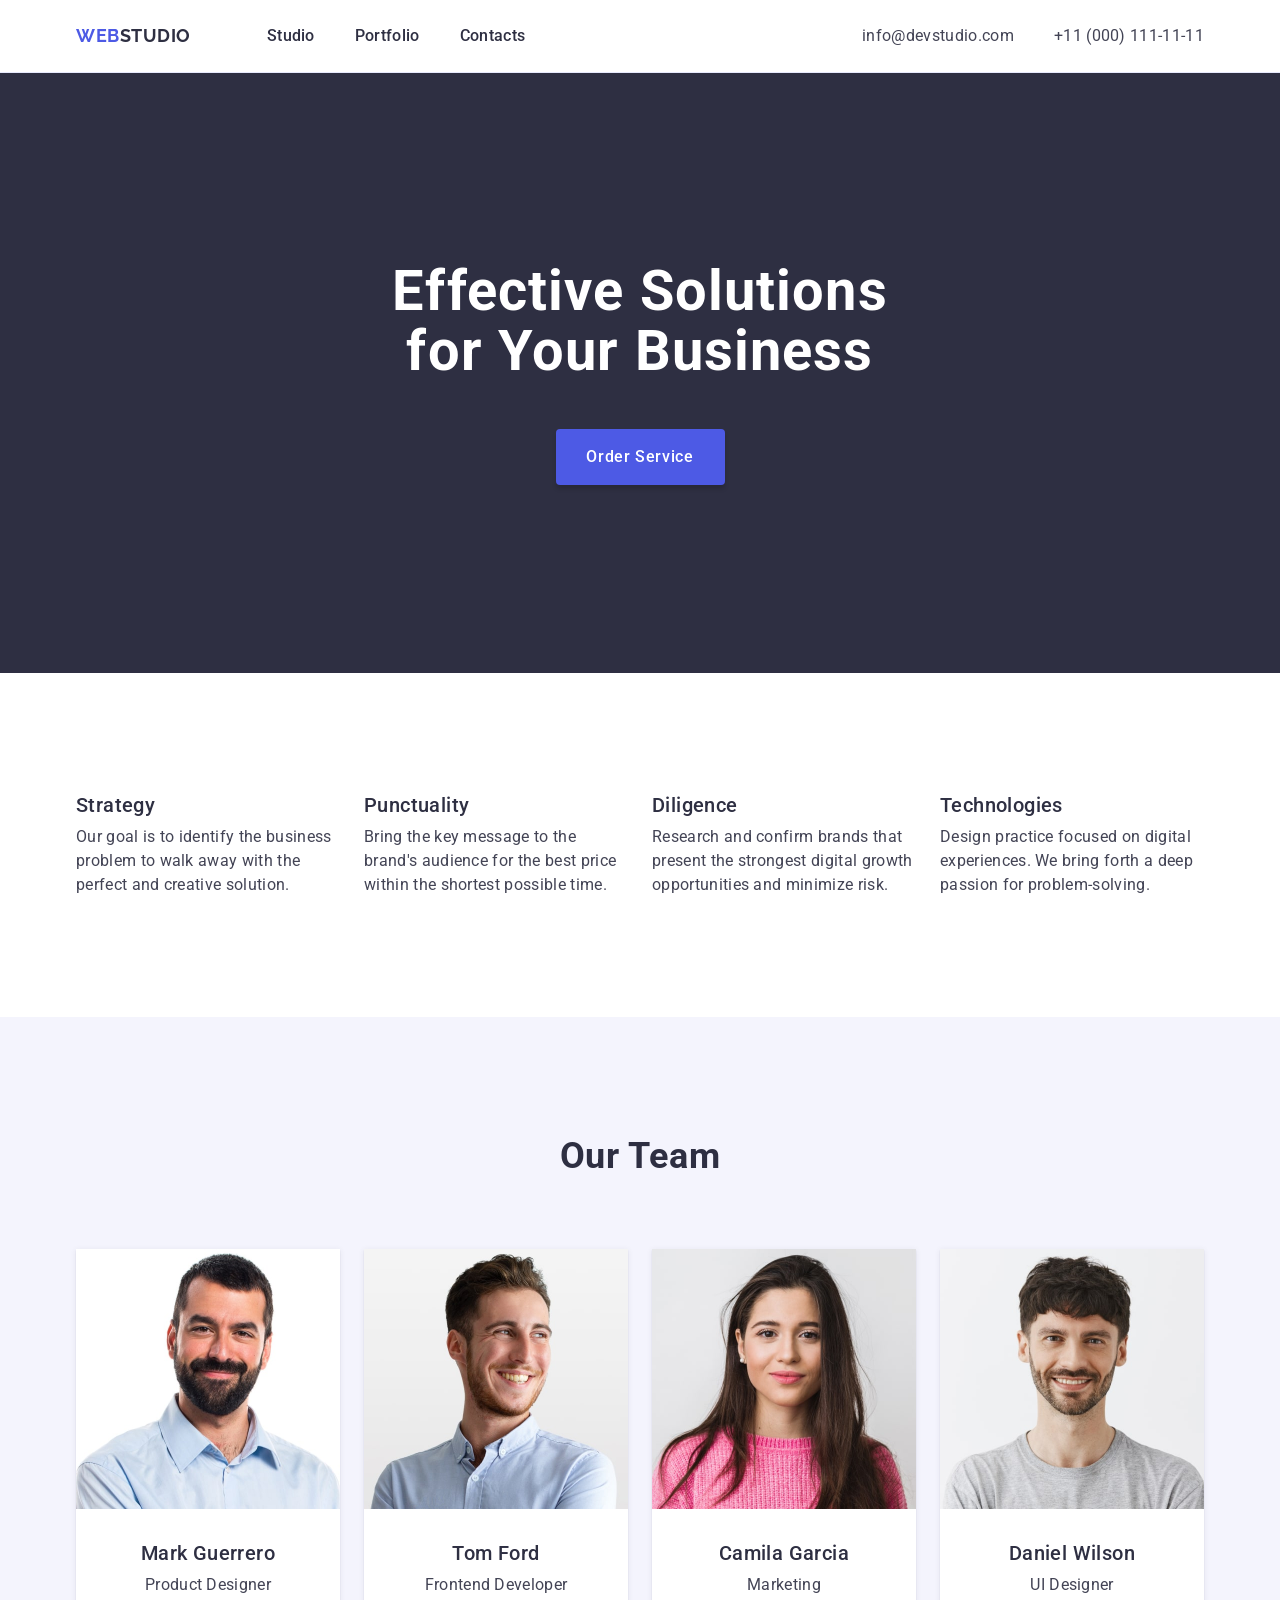
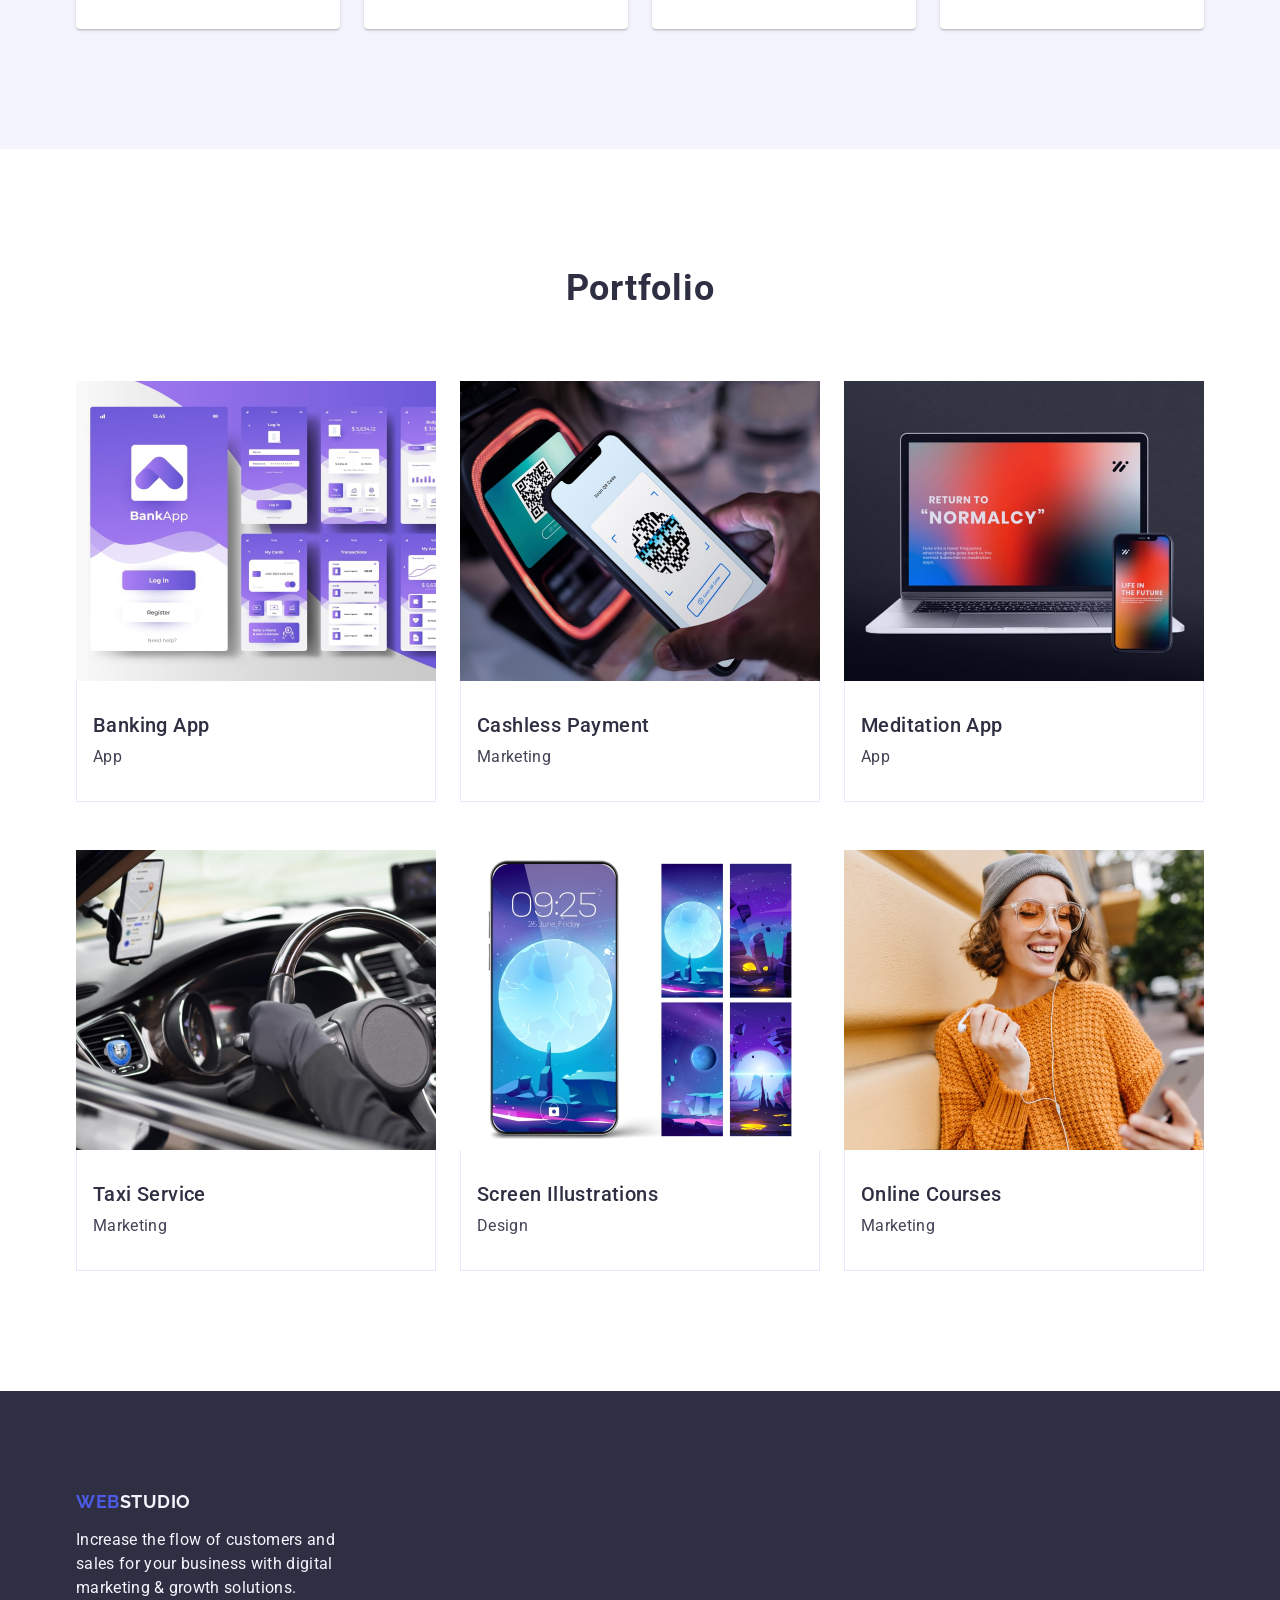
<file: index.html>
<!DOCTYPE html>
<html lang="en">
  <head>
    <meta charset="UTF-8" />
    <meta name="viewport" content="width=device-width, initial-scale=1.0" />
    <title>WebStudio</title>
    <link rel="preconnect" href="https://fonts.googleapis.com" />
    <link rel="preconnect" href="https://fonts.gstatic.com" crossorigin />
    <link
      href="https://fonts.googleapis.com/css2?family=Raleway:ital,wght@0,700;1,700&family=Roboto:wght@400;500;700&display=swap"
      rel="stylesheet"
    />
    <link
      rel="stylesheet"
      href="https://cdnjs.cloudflare.com/ajax/libs/modern-normalize/2.0.0/modern-normalize.min.css"
      integrity="sha512-4xo8blKMVCiXpTaLzQSLSw3KFOVPWhm/TRtuPVc4WG6kUgjH6J03IBuG7JZPkcWMxJ5huwaBpOpnwYElP/m6wg=="
      crossorigin="anonymous"
      referrerpolicy="no-referrer"
    />
    <link rel="stylesheet" href="./css/styles.css" />
  </head>

  <body>
    <header class="header">
      <div class="container header-container">
        <nav class="header-navigation">
          <a class="logo header-logo" href="./index.html"
            >Web<span class="header-logo-accent">Studio</span></a
          >
          <ul class="header-nav-list">
            <li class="header-menu">
              <a class="header-menu-link" href="./index.html">Studio</a>
            </li>
            <li class="header-menu">
              <a class="header-menu-link" href="">Portfolio</a>
            </li>
            <li class="header-menu">
              <a class="header-menu-link" href="">Contacts</a>
            </li>
          </ul>
        </nav>
        <address class="header-address">
          <ul class="header-address-list">
            <li class="header-address-item">
              <a class="header-address-link" href="mailto:info@devstudio.com"
                >info@devstudio.com</a
              >
            </li>
            <li class="header-address-item">
              <a class="header-address-link" href="tel:+110001111111"
                >+11 (000) 111-11-11</a
              >
            </li>
          </ul>
        </address>
      </div>
    </header>

    <main>
      <section class="hero">
        <div class="container hero-container">
          <h1 class="hero-title">Effective Solutions for Your Business</h1>
          <button class="order-btn" type="button">Order Service</button>
        </div>
      </section>

      <section class="features">
        <div class="container features-container">
          <h2 class="visually-hidden">Features</h2>
          <ul class="features-list">
            <li class="features-item">
              <h3 class="features-subtitle section-subtitle">Strategy</h3>
              <p class="features-text section-text">
                Our goal is to identify the business problem to walk away with
                the perfect and creative solution.
              </p>
            </li>
            <li class="features-item">
              <h3 class="features-subtitle section-subtitle">Punctuality</h3>
              <p class="features-text section-text">
                Bring the key message to the brand's audience for the best price
                within the shortest possible time.
              </p>
            </li>
            <li class="features-item">
              <h3 class="features-subtitle section-subtitle">Diligence</h3>
              <p class="features-text section-text">
                Research and confirm brands that present the strongest digital
                growth opportunities and minimize risk.
              </p>
            </li>
            <li class="features-item">
              <h3 class="features-subtitle section-subtitle">Technologies</h3>
              <p class="features-text section-text">
                Design practice focused on digital experiences. We bring forth a
                deep passion for problem-solving.
              </p>
            </li>
          </ul>
        </div>
      </section>

      <section class="team">
        <div class="container team-container">
          <h2 class="team-title section-title">Our Team</h2>
          <ul class="team-list">
            <li class="team-item">
              <img
                class="team-image"
                src="./images/employee-1.jpg"
                alt="Mark Guerrero"
                width="264"
                height="260"
              />
              <div class="team-item-card">
                <h3 class="team-subtitle section-subtitle">Mark Guerrero</h3>
                <p class="team-text section-text">Product Designer</p>
              </div>
            </li>
            <li class="team-item">
              <img
                class="team-image"
                src="./images/employee-2.jpg"
                alt="Tom Ford"
                width="264"
                height="260"
              />
              <div class="team-item-card">
                <h3 class="team-subtitle section-subtitle">Tom Ford</h3>
                <p class="team-text section-text">Frontend Developer</p>
              </div>
            </li>
            <li class="team-item">
              <img
                class="team-image"
                src="./images/employee-3.jpg"
                alt="Camila Garcia"
                width="264"
                height="260"
              />
              <div class="team-item-card">
                <h3 class="team-subtitle section-subtitle">Camila Garcia</h3>
                <p class="team-text section-text">Marketing</p>
              </div>
            </li>
            <li class="team-item">
              <img
                class="team-image"
                src="./images/employee-4.jpg"
                alt="Daniel Wilson"
                width="264"
                height="260"
              />
              <div class="team-item-card">
                <h3 class="team-subtitle section-subtitle">Daniel Wilson</h3>
                <p class="team-text section-text">UI Designer</p>
              </div>
            </li>
          </ul>
        </div>
      </section>

      <section class="portfolio">
        <div class="container portfolio-container">
          <h2 class="portfolio-title section-title">Portfolio</h2>
          <ul class="portfolio-list">
            <li class="portfolio-item">
              <img
                class="portfolio-image"
                src="./images/project-card-1.jpg"
                alt="Banking App"
                width="360"
                height="300"
              />
              <div class="portfolio-thumb">
                <h3 class="portfolio-subtitle section-subtitle">Banking App</h3>
                <p class="portfolio-text section-text">App</p>
              </div>
            </li>
            <li class="portfolio-item">
              <img
                class="portfolio-image"
                src="./images/project-card-2.jpg"
                alt="Cashless Payment"
                width="360"
                height="300"
              />
              <div class="portfolio-thumb">
                <h3 class="portfolio-subtitle section-subtitle">
                  Cashless Payment
                </h3>
                <p class="portfolio-text section-text">Marketing</p>
              </div>
            </li>
            <li class="portfolio-item">
              <img
                class="portfolio-image"
                src="./images/project-card-3.jpg"
                alt="Meditation App"
                width="360"
                height="300"
              />
              <div class="portfolio-thumb">
                <h3 class="portfolio-subtitle section-subtitle">
                  Meditation App
                </h3>
                <p class="portfolio-text section-text">App</p>
              </div>
            </li>
            <li class="portfolio-item">
              <img
                class="portfolio-image"
                src="./images/project-card-4.jpg"
                alt="Taxi Service"
                width="360"
                height="300"
              />
              <div class="portfolio-thumb">
                <h3 class="portfolio-subtitle section-subtitle">
                  Taxi Service
                </h3>
                <p class="portfolio-text section-text">Marketing</p>
              </div>
            </li>
            <li class="portfolio-item">
              <img
                class="portfolio-image"
                src="./images/project-card-5.jpg"
                alt="Screen Illustrations"
                width="360"
                height="300"
              />
              <div class="portfolio-thumb">
                <h3 class="portfolio-subtitle section-subtitle">
                  Screen Illustrations
                </h3>
                <p class="portfolio-text section-text">Design</p>
              </div>
            </li>
            <li class="portfolio-item">
              <img
                class="portfolio-image"
                src="./images/project-card-6.jpg"
                alt="Online Courses"
                width="360"
                height="300"
              />
              <div class="portfolio-thumb">
                <h3 class="portfolio-subtitle section-subtitle">
                  Online Courses
                </h3>
                <p class="portfolio-text section-text">Marketing</p>
              </div>
            </li>
          </ul>
        </div>
      </section>
    </main>

    <footer class="footer">
      <div class="container footer-container">
        <a class="logo footer-logo" href="./index.html"
          >Web<span class="footer-logo-accent">Studio</span></a
        >
        <p class="footer-text">
          Increase the flow of customers and sales for your business with
          digital marketing & growth solutions.
        </p>
      </div>
    </footer>
  </body>
</html>
</file>
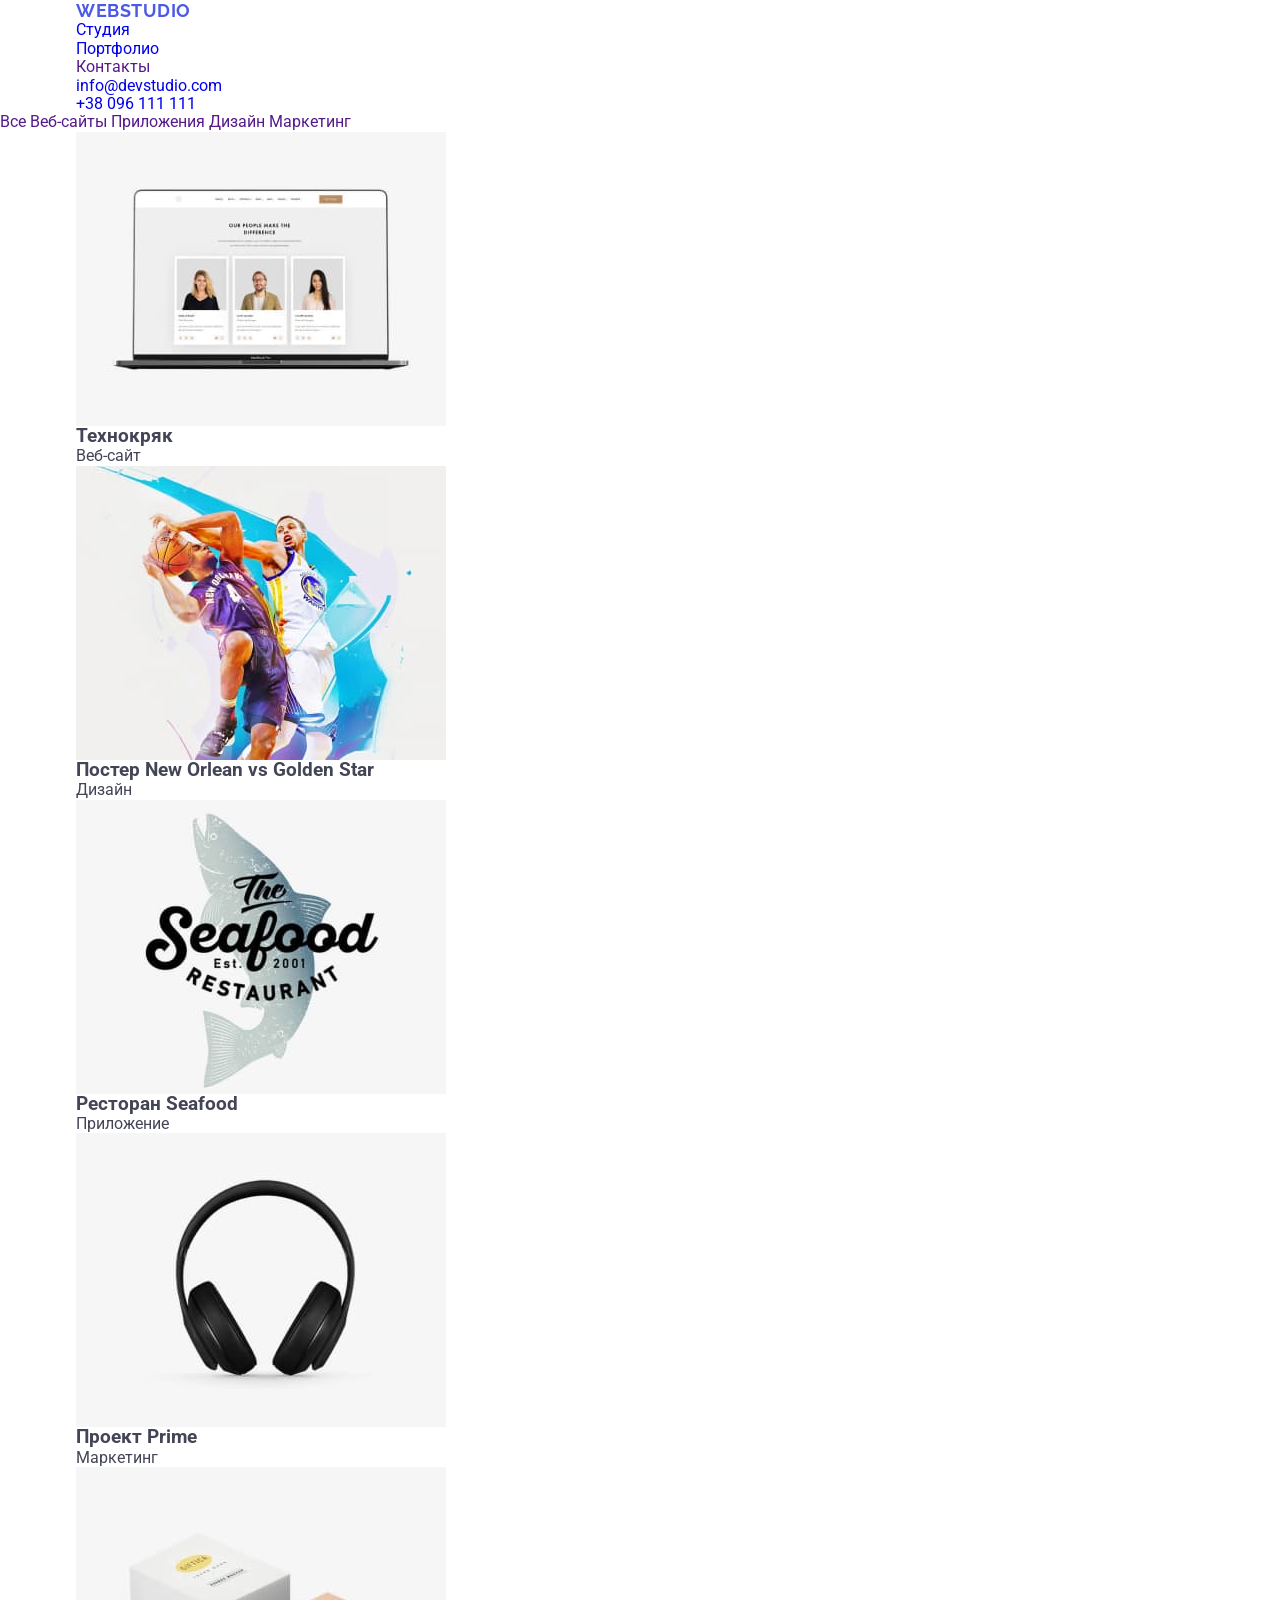
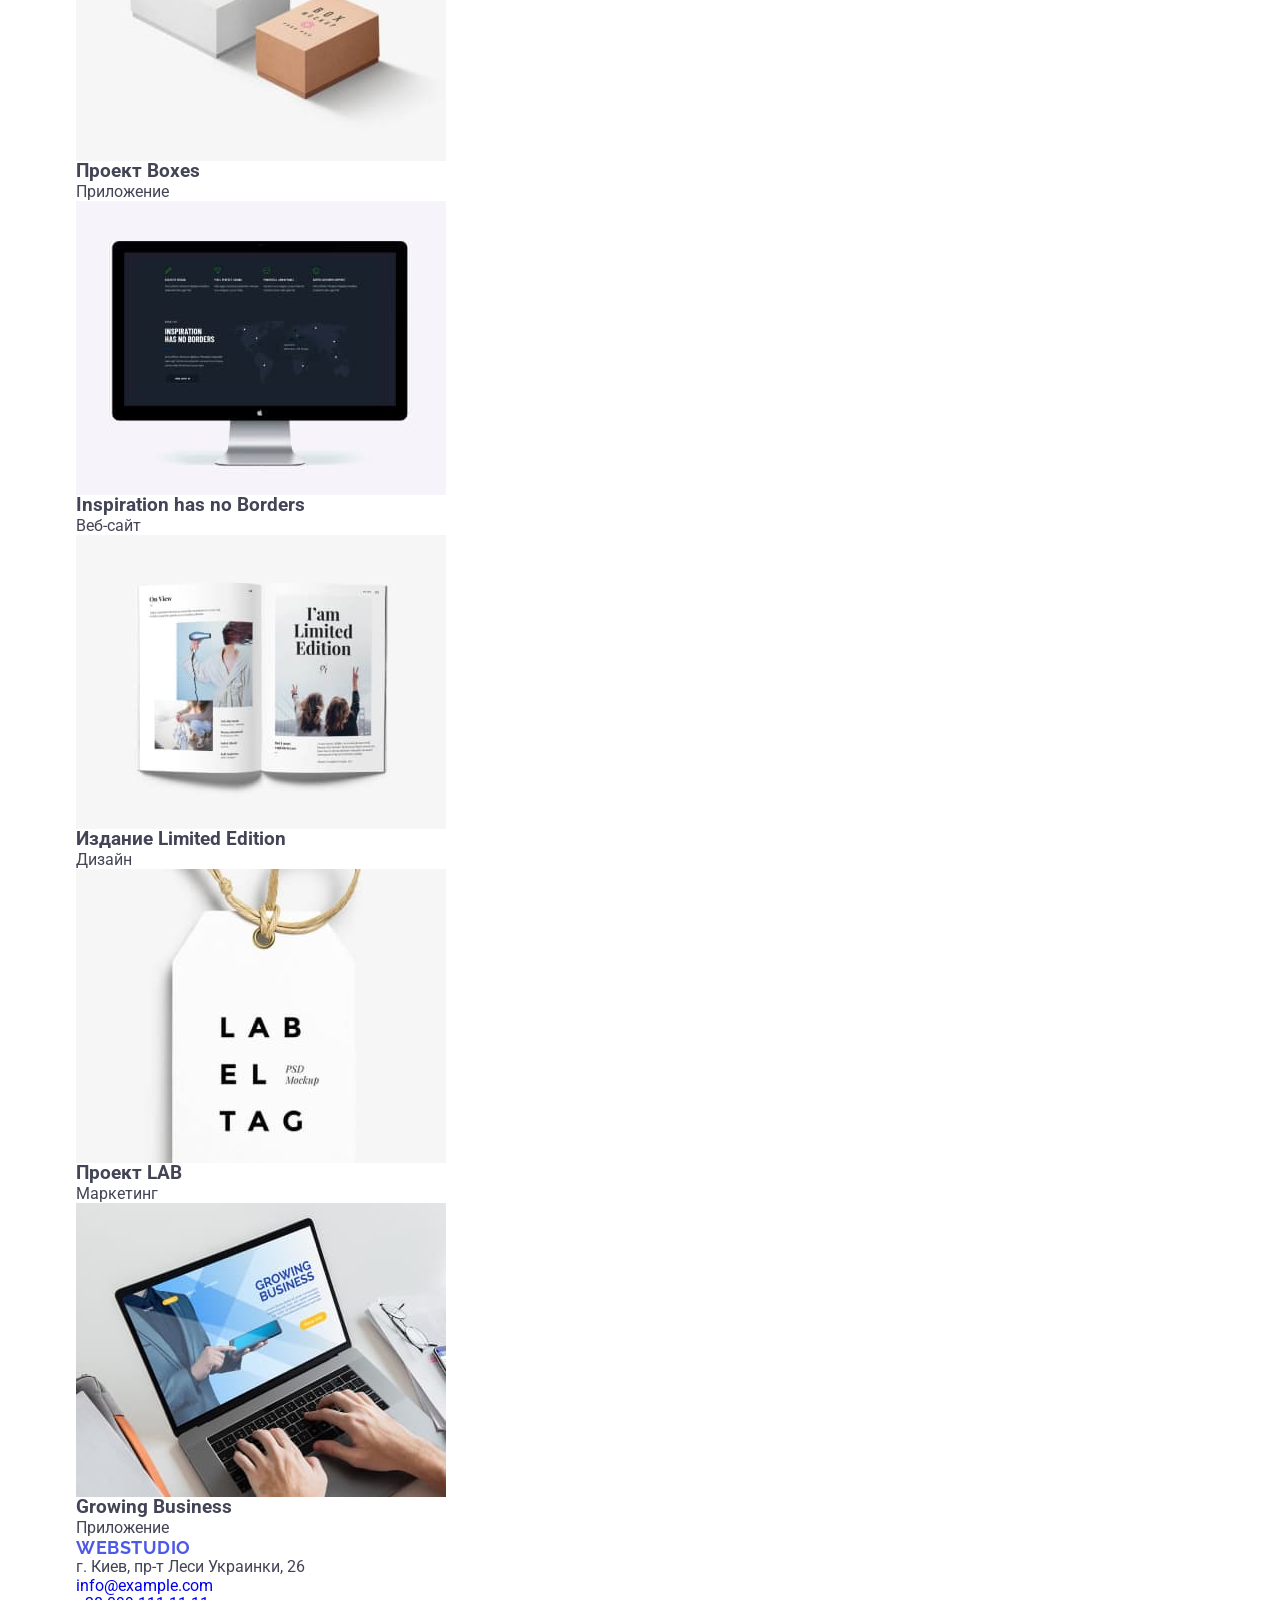
<file: portfolio.html>
<!DOCTYPE html>
<html lang="ru">
<head>
    <meta charset="UTF-8">
    <meta http-equiv="X-UA-Compatible" content="IE=edge">
    <meta name="viewport" content="width=device-width, initial-scale=1.0">
    <title>Portfolio</title>
    <link rel="preconnect" href="https://fonts.gstatic.com">
    <link href="https://fonts.googleapis.com/css2?family=Raleway:wght@700&family=Roboto:wght@400;500;700;900&display=swap"
        rel="stylesheet">
    <link rel="stylesheet" href="https://cdnjs.cloudflare.com/ajax/libs/modern-normalize/1.1.0/modern-normalize.min.css">
    <link rel="stylesheet" href="./css/styles.css">
</head> 
<body>
    <header class="page-header">
        <!-- Logo is text -->
        <nav class="container main-nav">
            <a href="index.html" class="logo">Web<span class="logo-part">Studio</span></a>
            <ul class="site-nav list">    
                <li class="item"><a href="./index.html" class="link">Студия</a></li>
                <li class="item"><a href="./portfolio.html" class="link current">Портфолио</a></li>
                <li class="item"><a href="" class="link">Контакты</a></li>
            </ul>
        
            <ul class="contacts-nav list">
                <li class="item"><a href="mail:info@devstudio.com">info@devstudio.com</a></li>
                <li class="item"><a href="tel:+38096111111">+38 096 111 111</a></li>
            </ul>
        </nav>
    </header>

    <!-- <section class="section"> -->
        <div>
            <nav class="btn-nav">
                <a href="" class="btn-link" >Все</a>
                <a href="" class="btn-link" >Веб-сайты</a>
                <a href="" class="btn-link" >Приложения</a>
                <a href="" class="btn-link" >Дизайн</a>
                <a href="" class="btn-link" >Маркетинг</a>
            </nav>
           
        <div class="card-set">
            <ul class="container list">
                <li class="item">
                    <article class="card">
                        <div class="card-thumb">
                            <img src="./images/portfolio-img-1.jpg" alt="portfolio-img-1" width="370" />
                        </div>
                        <div class="card-content">
                            <h3 class="title">Технокряк</h3>
                            <p class="item-type">Веб-сайт</p>
                        </div>
                    </article>
                </li>

                <li class="item">
                    <article class="card">
                        <div class="card-thumb">
                            <img src="./images/portfolio-img-2.jpg" alt="portfolio-img-2" width="370">
                        </div>
                        <div class="card-content">
                            <h3 class="title">Постер New Orlean vs Golden Star</h3>
                            <p class="item-type">Дизайн</p>
                        </div>
                    </article>
                </li>

                <li class="item">
                    <article class="card">
                        <div class="card-thumb">
                            <img src="./images/portfolio-img-3.jpg" alt="portfolio-img-3" width="370">
                        </div>
                        <div class="card-content">
                            <h3 class="title">Ресторан Seafood</h3>
                            <p class="item-type">Приложение</p>
                        </div>
                    </article>
                </li>

                <li class="item">
                    <article class="card">
                        <div class="card-thumb">
                            <img src="./images/portfolio-img-4.jpg" alt="portfolio-img-4" width="370" />
                        </div>
                        <div class="card-content">
                            <h3 class="title">Проект Prime</h3>
                            <p class="item-type">Маркетинг</p>
                        </div>
                    </article>
                </li>

                <li class="item">
                    <article class="card">
                        <div class="card-thumb">
                            <img src="./images/portfolio-img-5.jpg" alt="portfolio-img-5" width="370">
                        </div>
                        <div class="card-content">
                            <h3 class="title">Проект Boxes</h3>
                            <p class="item-type">Приложение</p>
                        </div>
                    </article>
                </li>

                <li class="item">
                    <article class="card">
                        <div class="card-thumb">
                            <img src="./images/portfolio-img-6.jpg" alt="portfolio-img-6" width="370">
                        </div>
                        <div class="card-content">
                            <h3 class="title">Inspiration has no Borders</h3>
                            <p class="item-type">Веб-сайт</p>
                        </div>
                    </article>
                </li>

                <li class="item">
                    <article class="card">
                        <div class="card-thumb">
                            <img src="./images/portfolio-img-7.jpg" alt="portfolio-img-7" width="370">
                        </div>
                        <div class="card-content">
                            <h3 class="title">Издание Limited Edition</h3>
                            <p class="item-type">Дизайн</p>
                        </div>
                    </article>
                </li>

                <li class="item">
                    <article class="card">
                        <div class="card-thumb">
                            <img src="./images/portfolio-img-8.jpg" alt="portfolio-img-8" width="370">
                        </div>
                        <div class="card-content">
                            <h3 class="title">Проект LAB</h3>
                            <p class="item-type">Маркетинг</p>
                        </div>
                    </article>
                </li>

                <li class="item">
                    <article class="card">
                        <div class="card-thumb">
                            <img src="./images/portfolio-img-9.jpg" alt="portfolio-img-9" width="370">
                        </div>
                        <div class="card-content">
                            <h3 class="title">Growing Business</h3>
                            <p class="item-type">Приложение</p>
                        </div>
                    </article>
                </li>
            </ul>
        </div>
        </div>
    <!-- </section> -->
    
    <footer class="page-footer">
        <div class="container">
            <a href="index.html" class="logo">Web<span class="footer-logo-part">Studio</span></a>
            <!-- <address >  -->
            <p class="address">г. Киев, пр-т Леси Украинки, 26</p>
            <ul class="footer-nav list">
                <li class="item"><a href="mail:info@example.com">info@example.com</a></li>
                <li class="item"><a href="tel:+380991111111">+38 099 111 11 11</a></li>
            </ul>
            <!-- </address> -->
        </div>
    </footer>
    
</body>
</html>
</file>
<file: css/styles.css>
body {
  font-family: "Roboto", sans-serif;
  color: #434455;
  background: #ffffff;
}

.section-title {
  font-weight: 700;
  font-size: 36px;
  line-height: 1.11;
  letter-spacing: 0.02em;
  color: #2e2f42;
  text-transform: capitalize;
}

.section-subtitle {
  font-weight: 500;
  font-size: 20px;
  line-height: 1.2;
  letter-spacing: 0.02em;
  color: #2e2f42;
  margin-bottom: 8px;
}

.section-text {
  font-weight: 400;
  font-size: 16px;
  line-height: 1.5;
  letter-spacing: 0.02em;
  color: #434455;
}

ul,
ol {
  list-style-type: none;
  margin: 0;
  padding: 0;
}

h1,
h2,
h3,
h4,
h5,
h6,
p {
  margin: 0;
}

a {
  text-decoration: none;
}

button {
  padding: 0;
  border: none;
  font: inherit;
  color: inherit;
  background-color: transparent;
  cursor: pointer;
}

.logo {
  font-family: "Raleway", sans-serif;
  font-weight: 700;
  font-size: 18px;
  line-height: 1.17;
  letter-spacing: 0.03em;
  text-transform: uppercase;
  color: #4d5ae5;
}

.header-logo-accent {
  color: #2e2f42;
}

.footer-logo-accent {
  color: #f4f4fd;
}

.container {
  width: 1158px;
  padding: 0 15px;
  margin: 0 auto;
}

img {
  display: block;
}

.visually-hidden {
  position: absolute;
  width: 1px;
  height: 1px;
  margin: -1px;
  border: 0;
  padding: 0;
  white-space: nowrap;
  clip-path: inset(100%);
  clip: rect(0 0 0 0);
  overflow: hidden;
}

/* ---------- HEADER----------  */
.header {
  border-bottom: 1px solid #e7e9fc;
}

.header-container {
  display: flex;
  align-items: center;
}
.header-logo {
  margin-right: 76px;
  padding: 24px 0;
}

.header-navigation {
  display: flex;
  align-items: center;
}

.header-nav-list {
  display: flex;
  align-items: center;
  gap: 40px;
}

.header-menu {
}

.header-menu-link {
  display: block;
  padding: 24px 0;
  font-weight: 500;
  font-size: 16px;
  line-height: 1.5;
  letter-spacing: 0.02em;
  color: #2e2f42;
}

.header-menu-link:hover,
.header-menu-link:focus,
.header-menu-link:active {
  color: #404bbf;
}

.header-address {
  font-style: normal;
  margin-left: auto;
}

.header-address-list {
  display: flex;
  align-items: center;
  gap: 40px;
}

.header-address-item {
}

.header-address-link {
  display: block;
  padding: 24px 0;
  font-style: normal;
  font-weight: 400;
  font-size: 16px;
  line-height: 1.5;
  letter-spacing: 0.02em;
  color: #434455;
}
.header-address-link:hover,
.header-address-link:focus {
  color: #404bbf;
}
/* ----------   ----------  */

/* ---------- HERO----------  */
.hero {
  background: #2e2f42;
  display: block;
  height: 600px;
  padding-top: 188px;
  padding-bottom: 188px;
}

.hero-container {
}

.hero-title {
  margin-left: auto;
  margin-right: auto;
  max-width: 496px;
  font-weight: 700;
  font-size: 56px;
  line-height: 1.07143;
  letter-spacing: 0.02em;
  text-align: center;
  color: #fff;
}

.order-btn {
  display: block;
  margin-top: 48px;
  margin-left: auto;
  margin-right: auto;
  font-family: Roboto, sans-serif;
  font-weight: 500;
  font-size: 16px;
  line-height: 1.5;
  letter-spacing: 0.04em;
  color: #fff;
  background: #4d5ae5;
  border-radius: 4px;
  min-width: 169px;
  height: 56px;
  box-shadow: 0 4px 4px 0 rgba(0, 0, 0, 0.15);
}

.order-btn:hover,
.order-btn:focus {
  background: #404bbf;
}
/* ----------   ----------  */

/* ---------- FEATURES----------  */
.features {
  padding-top: 120px;
  padding-bottom: 120px;
}

.features-container {
  display: flex;
}

.features-title {
}

.features-list {
  display: flex;
  gap: 24px;
}

.features-item {
  width: calc((100% - 3 * 24px) / 4);
}

.features-text {
}
/* ----------   ----------  */

/* ---------- TEAM----------  */
.team {
  background: #f4f4fd;
  padding-top: 120px;
  padding-bottom: 120px;
}

.team-container {
}

.team-title {
  text-align: center;
  margin-bottom: 72px;
}

.team-list {
  display: flex;
  gap: 24px;
}

.team-item {
  background: #ffffff;
  border-radius: 0 0 4px 4px;
  width: calc((100% - 3 * 24px) / 4);
  box-shadow: 0 2px 1px 0 rgba(46, 47, 66, 0.08),
    0 1px 1px 0 rgba(46, 47, 66, 0.16), 0 1px 6px 0 rgba(46, 47, 66, 0.08);
}

.team-image {
}

.team-item-card {
  padding-top: 32px;
  padding-bottom: 32px;
}

.team-subtitle {
  text-align: center;
  margin-left: auto;
  margin-right: auto;
}

.team-text {
  text-align: center;
  margin-left: auto;
  margin-right: auto;
}
/* ----------   ----------  */

/* ---------- PORTFOLIO----------  */
.portfolio {
  background: #ffffff;
  padding-top: 120px;
  padding-bottom: 120px;
}

.portfolio-container {
}

.portfolio-title {
  text-align: center;
  margin-bottom: 72px;
}

.portfolio-list {
  display: flex;
  flex-wrap: wrap;
  gap: 48px 24px;
}

.portfolio-item {
  width: calc((100% - 2 * 24px) / 3);
}

.portfolio-image {
}

.portfolio-subtitle {
}

.portfolio-text {
}

.portfolio-thumb {
  border-top: none;
  border-bottom: 1px solid #e7e9fc;
  border-left: 1px solid #e7e9fc;
  border-right: 1px solid #e7e9fc;
  padding: 32px 16px;
}
/* ----------   ----------  */

/* ---------- FOOTER----------  */
.footer {
  background: #2e2f42;
  padding-top: 100px;
  padding-bottom: 100px;
}

.footer-container {
}

.footer-logo {
  display: inline-block;
  margin-bottom: 16px;
}

.footer-text {
  font-family: "Roboto", sans-serif;
  font-weight: 400;
  font-size: 16px;
  line-height: 1.5;
  letter-spacing: 0.02em;
  color: #f4f4fd;
  max-width: 264px;
}

/* ----------   ----------  */
</file>
